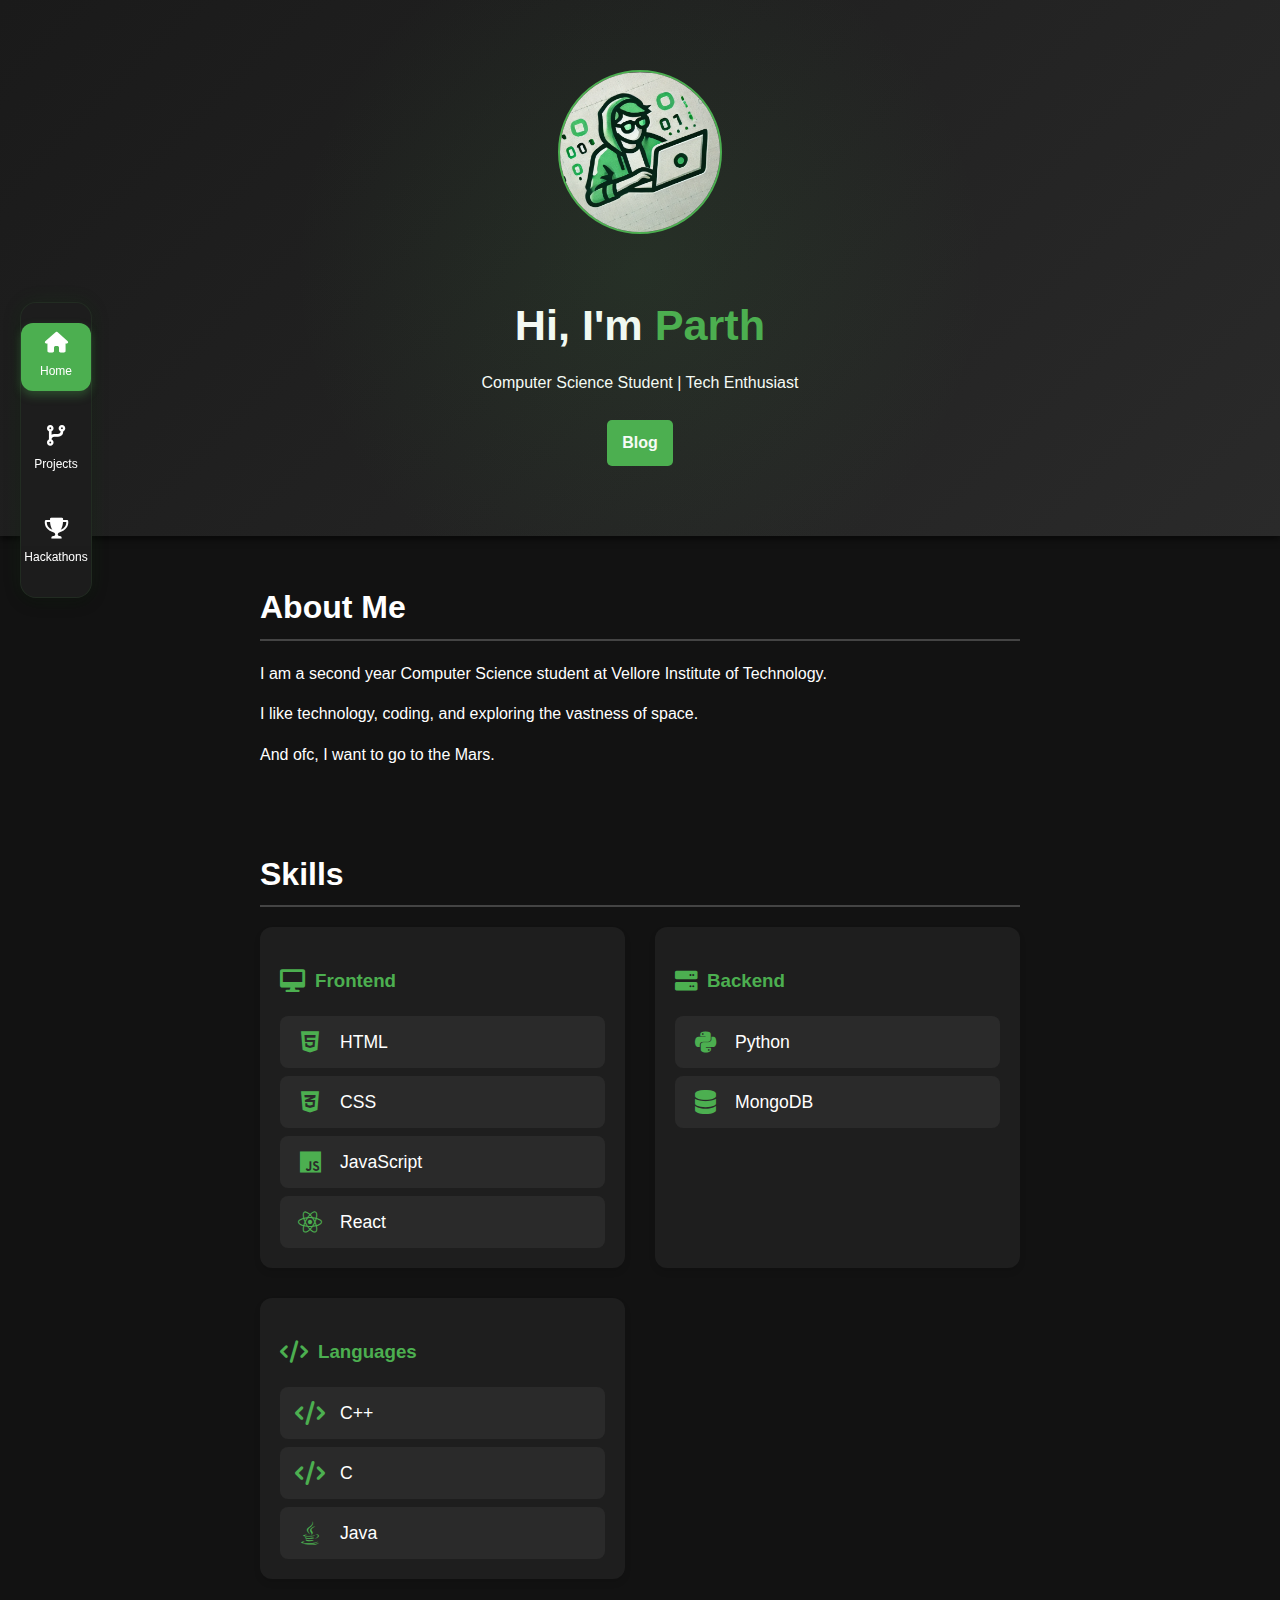
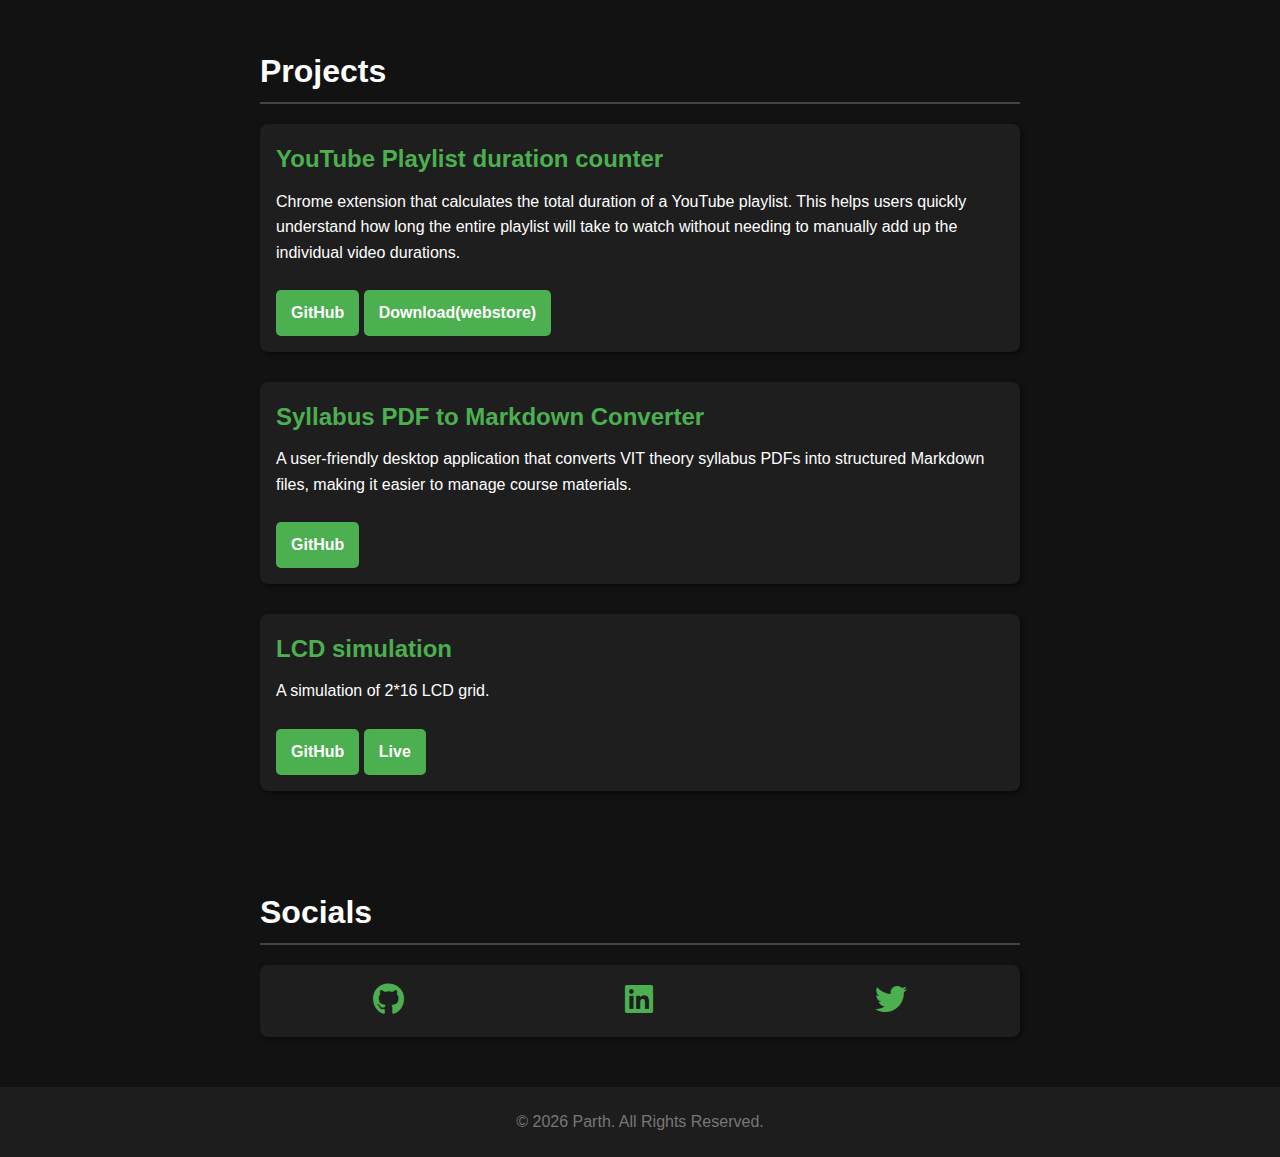
<file: index.html>
<!DOCTYPE html>
<html lang="en">
<head>
    <meta charset="UTF-8">
    <meta name="viewport" content="width=device-width, initial-scale=1.0">
    <title>Parth's Portfolio</title>
    <link rel="stylesheet" href="styles.css">
    <link rel="stylesheet" href="https://cdnjs.cloudflare.com/ajax/libs/font-awesome/6.0.0-beta3/css/all.min.css">
</head>
<body>
    <nav class="nav-links">
        <a href="index.html" class="active">
            <i class="fas fa-home"></i>
            Home
        </a>
        <a href="projects.html">
            <i class="fas fa-code-branch"></i>
            Projects
        </a>
        <a href="hackathons.html">
            <i class="fas fa-trophy"></i>
            Hackathons
        </a>
    </nav>

    <div class="main-content">
        <header id="home">
            <div class="container">
                <img src="profile.png" alt="Profile Picture" class="profile-img">
                <h1>Hi, I'm <span class="highlight">Parth</span></h1>
                <p>Computer Science Student | Tech Enthusiast</p>
                <a href="https://parthsidpara.github.io/" class="btn">Blog</a>
            </div>
        </header>

        <section id="about" class="container">
            <h2>About Me</h2>
            <p>I am a second year Computer Science student at Vellore Institute of Technology.</p>
            <p>I like technology, coding, and exploring the vastness of space.</p>
            <p>And ofc, I want to go to the Mars.</p>
        </section>

        <section id="skills" class="container">
            <h2>Skills</h2>
            <div class="skills-grid">
                <!-- Frontend Development -->
                <div class="skill-category">
                    <h3><i class="fas fa-desktop"></i> Frontend</h3>
                    <div class="skills-list">
                        <div class="skill-item">
                            <i class="fab fa-html5"></i>
                            <span class="skill-name">HTML</span>
                        </div>
                        <div class="skill-item">
                            <i class="fab fa-css3-alt"></i>
                            <span class="skill-name">CSS</span>
                        </div>
                        <div class="skill-item">
                            <i class="fab fa-js"></i>
                            <span class="skill-name">JavaScript</span>
                        </div>
                        <div class="skill-item">
                            <i class="fab fa-react"></i>
                            <span class="skill-name">React</span>
                        </div>
                    </div>
                </div>

                <!-- Backend Development -->
                <div class="skill-category">
                    <h3><i class="fas fa-server"></i> Backend</h3>
                    <div class="skills-list">
                        <div class="skill-item">
                            <i class="fab fa-python"></i>
                            <span class="skill-name">Python</span>
                        </div>
                        <div class="skill-item">
                            <i class="fas fa-database"></i>
                            <span class="skill-name">MongoDB</span>
                        </div>
                    </div>
                </div>

                <!-- Programming Languages -->
                <div class="skill-category">
                    <h3><i class="fas fa-code"></i> Languages</h3>
                    <div class="skills-list">
                        <div class="skill-item">
                            <i class="fas fa-code"></i>
                            <span class="skill-name">C++</span>
                        </div>
                        <div class="skill-item">
                            <i class="fas fa-code"></i>
                            <span class="skill-name">C</span>
                        </div>
                        <div class="skill-item">
                            <i class="fab fa-java"></i>
                            <span class="skill-name">Java</span>
                        </div>
                    </div>
                </div>
            </div>
        </section>

        <section id="projects" class="container">
            <h2>Projects</h2>
            <div class="project">
                <h3>YouTube Playlist duration counter</h3>
                <p>Chrome extension that calculates the total duration of a YouTube playlist. This helps users quickly understand how long the entire playlist will take to watch without needing to manually add up the individual video durations.</p>
                <a href="https://github.com/parthsidpara/yt-playlist-duration-counter" class="btn">GitHub</a>
                <a href="https://chromewebstore.google.com/detail/youtube-playlist-duration/fedfbbadjofeckdejipdhoogehgdnmil" class="btn">Download(webstore)</a>
            </div>
            <div class="project">
                <h3>Syllabus PDF to Markdown Converter</h3>
                <p>A user-friendly desktop application that converts VIT theory syllabus PDFs into structured Markdown files, making it easier to manage course materials.</p>
                <a href="https://github.com/parthsidpara/syllabus-markdown" class="btn">GitHub</a>
            </div>
            <div class="project">
                <h3>LCD simulation</h3>
                <p>A simulation of 2*16 LCD grid.</p>
                <a href="https://github.com/parthsidpara/lcd-simulation?tab=readme-ov-file" class="btn">GitHub</a>
                <a href="https://parthsidpara.github.io/lcd-simulation/" class="btn">Live</a>
            </div>
        </section>

        <section id="socials" class="container">
            <h2>Socials</h2>
            <div class="social-links">
                <a href="https://github.com/parthsidpara" class="social-icon"><i class="fab fa-github"></i></a>
                <a href="https://www.linkedin.com/in/parthsidpara/" class="social-icon"><i class="fab fa-linkedin"></i></a>
                <a href="https://x.com/ParthTw" class="social-icon"><i class="fab fa-twitter"></i></a>
            </div>
        </section>

        <footer>
            <p id="copyright"></p>
        </footer>
    </div>

    <script src="script.js"></script>
</body>
</html>
</file>
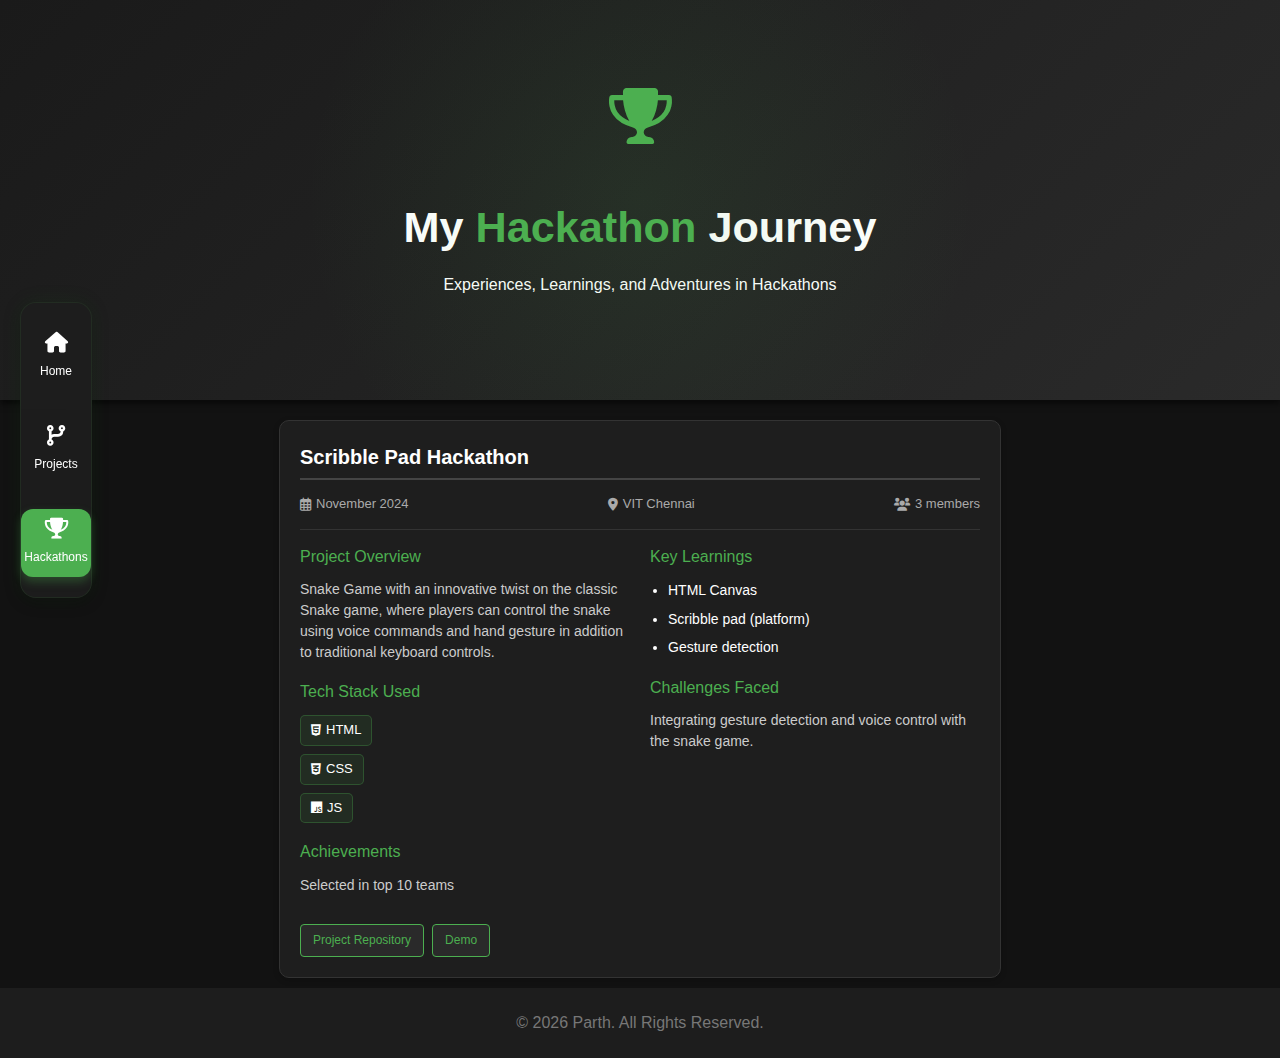
<file: hackathons.html>
<!DOCTYPE html>
<html lang="en">

<head>
    <meta charset="UTF-8">
    <meta name="viewport" content="width=device-width, initial-scale=1.0">
    <title>Hackathons - Parth's Portfolio</title>
    <link rel="stylesheet" href="styles.css">
    <link rel="stylesheet" href="https://cdnjs.cloudflare.com/ajax/libs/font-awesome/6.0.0-beta3/css/all.min.css">
</head>

<body>
    <nav class="nav-links">
        <a href="index.html">
            <i class="fas fa-home"></i>
            Home
        </a>
        <a href="projects.html">
            <i class="fas fa-code-branch"></i>
            Projects
        </a>
        <a href="hackathons.html" class="active">
            <i class="fas fa-trophy"></i>
            Hackathons
        </a>
    </nav>

    <div class="main-content">
        <header>
            <div class="container">
                <div class="header-icon">
                    <i class="fas fa-trophy highlight" style="font-size: 3.5rem; margin-bottom: 20px;"></i>
                </div>
                <h1>My <span class="highlight">Hackathon</span> Journey</h1>
                <p>Experiences, Learnings, and Adventures in Hackathons</p>
            </div>
        </header>

        <section id="hackathons" class="container">
            <!-- Hackathon -->
            <article class="hackathon-entry">
                <h2>Scribble Pad Hackathon</h2>
                <div class="hackathon-meta">
                    <span><i class="far fa-calendar-alt"></i> November 2024</span>
                    <span><i class="fas fa-map-marker-alt"></i> VIT Chennai</span>
                    <span><i class="fas fa-users"></i> 3 members</span>
                </div>

                <div class="two-column">
                    <div class="left-column">
                        <div class="section">
                            <h3>Project Overview</h3>
                            <p>Snake Game with an innovative twist on the classic Snake game, where players can control the snake using voice commands and hand gesture in addition to traditional keyboard controls.</p>
                        </div>

                        <div class="section">
                            <h3>Tech Stack Used</h3>
                            <ul class="skills-list">
                                <li><i class="fab fa-html5"></i> HTML</li>
                                <li><i class="fab fa-css3-alt"></i> CSS</li>
                                <li><i class="fab fa-js"></i> JS</li>
                            </ul>
                        </div>

                        <div class="section">
                            <h3>Achievements</h3>
                            <p>Selected in top 10 teams</p>
                        </div>
                    </div>

                    <div class="right-column">
                        <div class="section">
                            <h3>Key Learnings</h3>
                            <ul class="bullet-list">
                                <li>HTML Canvas</li>
                                <li>Scribble pad (platform)</li>
                                <li>Gesture detection </li>
                            </ul>
                        </div>

                        <div class="section">
                            <h3>Challenges Faced</h3>
                            <p>Integrating gesture detection and voice control with the snake game.</p>
                        </div>
                    </div>
                </div>

                <div class="project-links">
                    <a href="https://github.com/parthsidpara/scribbler-hackathon-project" class="btn-h">Project Repository</a>
                    <a href="https://parthsidpara.github.io/scribbler-hackathon-project/" class="btn-h">Demo</a>
                </div>
            </article>


            
        </section>

        <footer>
            <p id="copyright"></p>
        </footer>
    </div>

    <script src="script.js"></script>
</body>

</html>
</file>
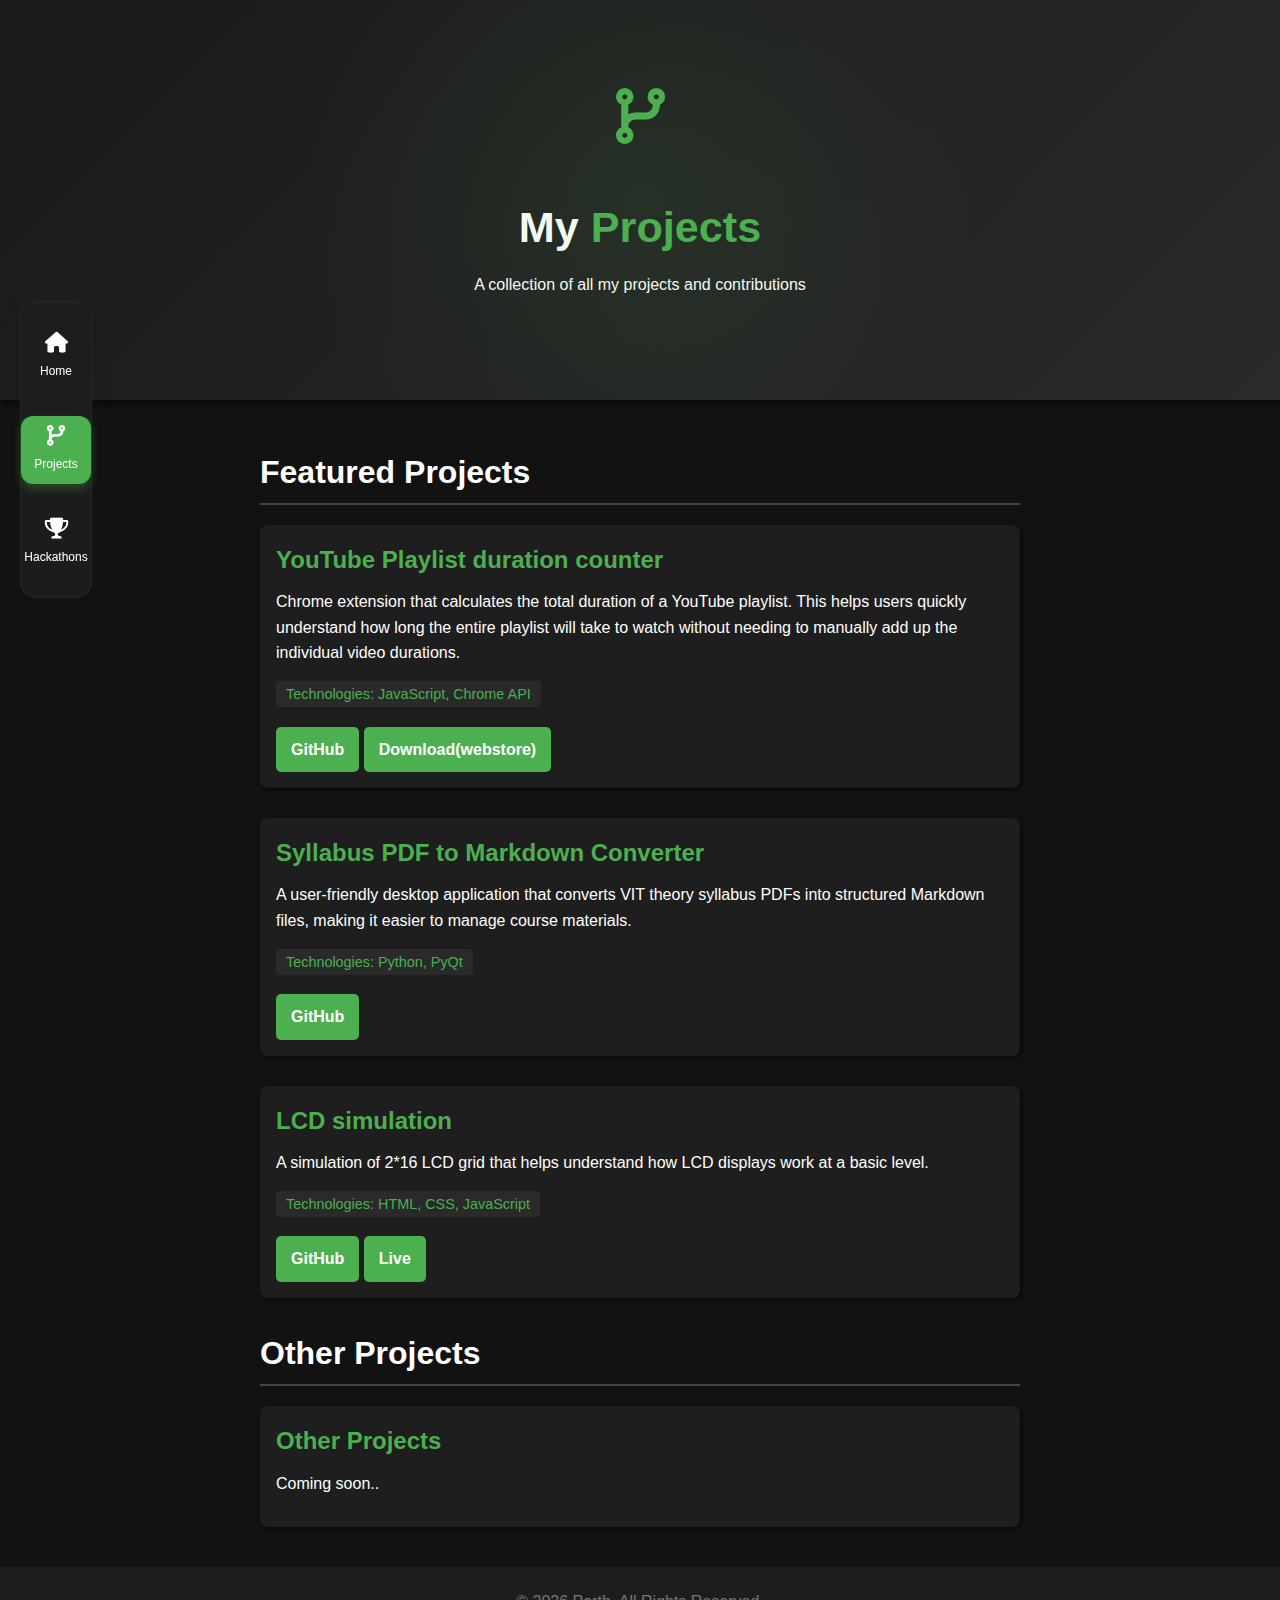
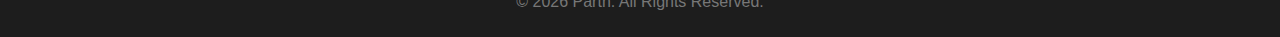
<file: projects.html>
<!DOCTYPE html>
<html lang="en">
<head>
    <meta charset="UTF-8">
    <meta name="viewport" content="width=device-width, initial-scale=1.0">
    <title>Projects - Parth's Portfolio</title>
    <link rel="stylesheet" href="styles.css">
    <link rel="stylesheet" href="https://cdnjs.cloudflare.com/ajax/libs/font-awesome/6.0.0-beta3/css/all.min.css">
</head>
<body>
    <nav class="nav-links">
        <a href="index.html">
            <i class="fas fa-home"></i>
            Home
        </a>
        <a href="projects.html" class="active">
            <i class="fas fa-code-branch"></i>
            Projects
        </a>
        <a href="hackathons.html">
            <i class="fas fa-trophy"></i>
            Hackathons
        </a>
    </nav>

    <div class="main-content">
        <header>
            <div class="container">
                <div class="header-icon">
                    <i class="fas fa-code-branch highlight" style="font-size: 3.5rem; margin-bottom: 20px;"></i>
                </div>
                <h1>My <span class="highlight">Projects</span></h1>
                <p>A collection of all my projects and contributions</p>
            </div>
        </header>

        <section id="all-projects" class="container">
            <h2>Featured Projects</h2>
            <div class="project">
                <h3>YouTube Playlist duration counter</h3>
                <p>Chrome extension that calculates the total duration of a YouTube playlist. This helps users quickly understand how long the entire playlist will take to watch without needing to manually add up the individual video durations.</p>
                <div class="project-tech">
                    <span>Technologies: JavaScript, Chrome API</span>
                </div>
                <a href="https://github.com/parthsidpara/yt-playlist-duration-counter" class="btn">GitHub</a>
                <a href="https://chromewebstore.google.com/detail/youtube-playlist-duration/fedfbbadjofeckdejipdhoogehgdnmil" class="btn">Download(webstore)</a>
            </div>

            <div class="project">
                <h3>Syllabus PDF to Markdown Converter</h3>
                <p>A user-friendly desktop application that converts VIT theory syllabus PDFs into structured Markdown files, making it easier to manage course materials.</p>
                <div class="project-tech">
                    <span>Technologies: Python, PyQt</span>
                </div>
                <a href="https://github.com/parthsidpara/syllabus-markdown" class="btn">GitHub</a>
            </div>

            <div class="project">
                <h3>LCD simulation</h3>
                <p>A simulation of 2*16 LCD grid that helps understand how LCD displays work at a basic level.</p>
                <div class="project-tech">
                    <span>Technologies: HTML, CSS, JavaScript</span>
                </div>
                <a href="https://github.com/parthsidpara/lcd-simulation?tab=readme-ov-file" class="btn">GitHub</a>
                <a href="https://parthsidpara.github.io/lcd-simulation/" class="btn">Live</a>
            </div>

            <h2>Other Projects</h2>
            <!-- More projects -->
            <div class="project">
                <h3>Other Projects</h3>
                <p>Coming soon..</p>
            </div>
        </section>

        <footer>
            <p id="copyright"></p>
        </footer>
    </div>

    <script src="script.js"></script>
</body>
</html>
</file>
<file: styles.css>
/* General Styles */
body {
    font-family: 'Arial', sans-serif;
    margin: 0;
    padding: 0;
    background-color: #121212;
    color: #ffffff;
    line-height: 1.6;
    min-height: 100vh;
    overflow-x: hidden;
}

h1,
h2,
h3 {
    font-family: 'Verdana', sans-serif;
    margin-bottom: 10px;
}

h1 {
    font-size: 2.7rem;
}

h2 {
    font-size: 2rem;
    border-bottom: 2px solid #444;
    padding-bottom: 5px;
    margin-bottom: 20px;
}

p {
    margin: 0 0 15px;
}

/* Layout */
.main-content {
    width: 100%;
    min-height: 100vh;
    position: relative;
    padding-bottom: 60px;
}

/* Container */
.container {
    max-width: 800px;
    margin: 0 auto;
    padding: 20px;
    width: 100%;
    box-sizing: border-box;
}

/* Header */
header {
    text-align: center;
    min-height: 300px;
    padding: 50px 20px;
    background: linear-gradient(135deg, #1a1a1a 0%, #2a2a2a 100%);
    box-shadow: 0 4px 6px rgba(0, 0, 0, 0.5);
    display: flex;
    align-items: center;
    justify-content: center;
    position: relative;
    overflow: hidden;
}

header::before {
    content: '';
    position: absolute;
    top: 0;
    left: 0;
    right: 0;
    bottom: 0;
    background: radial-gradient(circle at 50% 50%, rgba(76, 175, 80, 0.1) 0%, transparent 50%);
    pointer-events: none;
}

header .container {
    width: 100%;
}

header .profile-img {
    width: 160px;
    height: 160px;
    border-radius: 50%;
    border: 2px solid #4caf50;
    transition: transform 0.3s ease, border-color 0.3s ease, box-shadow 0.3s ease;
    margin-bottom: 20px;
}

header .profile-img:hover {
    transform: scale(1.1);
    border-color: #45a049;
    box-shadow: 0 6px 15px rgba(72, 239, 128, 0.3);
}

.highlight {
    color: #4caf50;
}

/* Skills Section */
.skills-grid {
    display: grid;
    grid-template-columns: repeat(auto-fit, minmax(250px, 1fr));
    gap: 30px;
    margin-top: 20px;
}

.skill-category {
    background: #1e1e1e;
    border-radius: 12px;
    padding: 20px;
    box-shadow: 0 4px 6px rgba(0, 0, 0, 0.1);
    transition: transform 0.3s ease;
}

.skill-category:hover {
    transform: translateY(-5px);
}

.skill-category h3 {
    color: #4caf50;
    margin-bottom: 20px;
    display: flex;
    align-items: center;
    gap: 10px;
}

.skill-category h3 i {
    font-size: 1.2em;
}

.skills-list {
    display: flex;
    flex-direction: column;
    gap: 15px;
}

.skill-item {
    display: flex;
    align-items: center;
    gap: 15px;
    padding: 12px 15px;
    background: #2a2a2a;
    border-radius: 8px;
    transition: all 0.3s ease;
}

.skill-item:hover {
    background: #333;
    transform: translateX(5px);
    box-shadow: 0 2px 8px rgba(76, 175, 80, 0.2);
}

.skill-item i {
    font-size: 1.5em;
    color: #4caf50;
    width: 30px;
    text-align: center;
}

.skill-name {
    font-weight: 500;
    font-size: 1.1em;
}

/* Projects */
.project {
    margin-bottom: 30px;
    padding: 15px;
    background: #1e1e1e;
    border-radius: 8px;
    box-shadow: 2px 2px 5px rgba(0, 0, 0, 0.5);
    transition: transform 0.3s, box-shadow 0.3s;
    border: 1px solid transparent;
}

.project:hover {
    transform: translateY(-5px);
    box-shadow: 0 5px 15px rgba(76, 175, 80, 0.2);
    border-color: #4caf50;
}

.project h3 {
    margin-top: 0;
    font-size: 1.5rem;
    color: #4caf50;
}

.btn {
    display: inline-block;
    text-decoration: none;
    font-weight: 600;
    background: #4caf50;
    color: #fff;
    padding: 10px 15px;
    margin-top: 10px;
    border-radius: 5px;
    transition: background 0.3s;
}

.btn:hover {
    background: #2e7d32;
}

/* Socials */
.social-links {
    display: flex;
    justify-content: space-around;
    flex-wrap: wrap;
    gap: 15px;
    margin-top: 20px;
    margin-bottom: 40px;
    padding: 10px;
    background: #1e1e1e;
    border-radius: 8px;
    box-shadow: 2px 2px 5px rgba(0, 0, 0, 0.5);
}

.social-icon {
    font-size: 2rem;
    color: #4caf50;
    transition: color 0.3s;
}

.social-icon:hover {
    color: #45a049;
}

/* Footer */
footer {
    position: absolute;
    bottom: 0;
    left: 0;
    width: 100%;
    text-align: center;
    padding: 15px;
    background: #1d1d1d;
    color: #777;
    box-sizing: border-box;
    display: flex;
    align-items: center;
    justify-content: center;
    height: 70px;
}

#copyright {
    margin: 0;
}


/* Project Tech Tags */
.project-tech {
    margin: 10px 0;
}

.project-tech span {
    background: #2a2a2a;
    padding: 5px 10px;
    border-radius: 4px;
    font-size: 0.9rem;
    color: #4caf50;
}

/* Hackathon Card - Slightly Larger but Still Optimized */
.hackathon-entry {
    background: #1e1e1e;
    border-radius: 10px;
    padding: 20px;
    margin: 0 auto;
    max-width: 680px;
    border: 1px solid #333;
    box-shadow: 0 2px 6px rgba(0, 0, 0, 0.2);
    transition: transform 0.3s, box-shadow 0.3s;
}

.hackathon-entry:hover {
    transform: translateY(-3px);
    box-shadow: 0 5px 15px rgba(76, 175, 80, 0.3);
}

.hackathon-entry h2 {
    font-size: 20px;
    margin: 0 0 14px 0;
    color: #fff;
}


/* Meta Info - Slightly Larger */
.hackathon-meta {
    display: flex;
    justify-content: space-between;
    font-size: 13px;
    color: #aaa;
    padding-bottom: 14px;
    border-bottom: 1px solid #333;
    margin-bottom: 14px;
}

.hackathon-meta span {
    display: flex;
    align-items: center;
    gap: 5px;
}

.two-column {
    display: grid;
    grid-template-columns: 1fr 1fr;
    gap: 20px;
}

.section {
    margin-bottom: 16px;
}

.section h3 {
    font-size: 16px;
    margin: 0 0 10px 0;
    color: #4caf50;
    font-weight: 500;
}

.section p {
    font-size: 14px;
    line-height: 1.5;
    margin: 0 0 10px 0;
    color: #ccc;
}

/* Tech Stack Pills - Slightly Larger */
.skills-list {
    display: flex;
    flex-wrap: wrap;
    gap: 8px;
    margin: 0;
    padding: 0;
    list-style: none;
}

.skills-list li {
    background: rgba(76, 175, 80, 0.1);
    border: 1px solid rgba(76, 175, 80, 0.3);
    padding: 4px 10px;
    border-radius: 5px;
    font-size: 13px;
    display: inline-flex;
    align-items: center;
    gap: 5px;
    width: auto;
    max-width: fit-content;
}

/* Bullet Lists - Slightly Larger */
ul.bullet-list {
    margin: 0 0 0 18px;
    padding: 0;
    font-size: 14px;
    list-style-type: disc;
}

ul.bullet-list li {
    margin-bottom: 6px;
}

/* Project Links */
.project-links {
    display: flex;
    gap: 8px;
    margin-top: 12px;
}

.btn-h {
    background: #2a2a2a;
    color: #4caf50;
    border: 1px solid #4caf50;
    padding: 6px 12px;
    border-radius: 4px;
    font-size: 12px;
    text-decoration: none;
    transition: all 0.2s;
}

.btn-h:hover {
    background: #4caf50;
    color: #fff;
}


/* Legacy Support for Old HTML Structure */
.hackathon-content {
    margin-top: 15px;
}

.hackathon-content h3 {
    color: #4caf50;
    margin-top: 15px;
    font-size: 14px;
    font-weight: 500;
}

.hackathon-content ul {
    list-style-type: disc;
    margin-left: 16px;
    margin-bottom: 12px;
    font-size: 13px;
}

.hackathon-content p {
    font-size: 13px;
    line-height: 1.4;
    color: #ccc;
    margin-bottom: 8px;
}

.hackathon-content .project-links {
    display: flex;
    gap: 8px;
    margin-top: 12px;
}

/* Navigation */
.nav-links {
    position: fixed;
    left: 20px;
    top: 50%;
    transform: translateY(-50%);
    height: auto;
    width: 70px;
    background: rgba(30, 30, 30, 0.95);
    display: flex;
    flex-direction: column;
    align-items: center;
    padding: 20px 0;
    gap: 25px;
    border-radius: 16px;
    box-shadow: 0 4px 15px rgba(0, 0, 0, 0.3),
        0 0 20px rgba(76, 175, 80, 0.1);
    z-index: 1000;
    /* Increased z-index to ensure it's above everything */
    border: 1px solid rgba(76, 175, 80, 0.1);
    backdrop-filter: blur(10px);
}

.nav-links a {
    color: #fff;
    text-decoration: none;
    padding: 10px;
    border-radius: 12px;
    transition: all 0.3s ease;
    display: flex;
    flex-direction: column;
    align-items: center;
    gap: 5px;
    width: 50px;
    text-align: center;
    font-size: 0.75rem;
}

.nav-links a i {
    font-size: 1.3rem;
    margin-bottom: 3px;
}

.nav-links a:hover {
    background-color: #2a2a2a;
    transform: translateY(-2px);
    color: #4caf50;
}

.nav-links a.active {
    background-color: #4caf50;
    color: white;
    box-shadow: 0 4px 10px rgba(76, 175, 80, 0.3);
}

.nav-links a.active:hover {
    background-color: #45a049;
    transform: translateY(-2px);
}

/* Animations and Transitions */
@keyframes fadeIn {
    from {
        opacity: 0;
        transform: translateY(20px);
    }

    to {
        opacity: 1;
        transform: translateY(0);
    }
}

.container section,
.project,
.hackathon-entry {
    animation: fadeIn 0.6s ease-out;
}

/* Scroll to top button */
.scroll-top {
    position: fixed;
    bottom: 20px;
    right: 20px;
    background: #4caf50;
    color: white;
    width: 40px;
    height: 40px;
    border-radius: 50%;
    display: flex;
    align-items: center;
    justify-content: center;
    text-decoration: none;
    opacity: 0;
    transition: opacity 0.3s, transform 0.3s;
    box-shadow: 0 2px 5px rgba(0, 0, 0, 0.3);
    z-index: 1000;
}

.scroll-top.visible {
    opacity: 1;
    cursor: pointer;
}

.scroll-top:hover {
    transform: translateY(-3px);
    background: #45a049;
}

/* Loading animation */
.loading {
    display: none;
    position: fixed;
    top: 0;
    left: 0;
    width: 100%;
    height: 100%;
    background: rgba(18, 18, 18, 0.9);
    z-index: 9999;
    justify-content: center;
    align-items: center;
}

.loading.visible {
    display: flex;
}

.loading-spinner {
    width: 50px;
    height: 50px;
    border: 3px solid #4caf50;
    border-top: 3px solid transparent;
    border-radius: 50%;
    animation: spin 1s linear infinite;
}

@keyframes spin {
    0% {
        transform: rotate(0deg);
    }

    100% {
        transform: rotate(360deg);
    }
}

/* Responsive improvements */
@media (max-width: 768px) {
    .nav-links {
        position: fixed;
        left: 50%;
        bottom: 20px;
        top: auto;
        transform: translateX(-50%);
        width: 75%;
        /* Reduced width to make it thinner */
        height: 60px;
        /* Slightly reduced height */
        flex-direction: row;
        padding: 8px;
        gap: 0;
        border-radius: 12px;
        justify-content: space-between;
    }

    .nav-links a {
        flex: 1;
        text-align: center;
        padding: 10px 0;
        font-size: 0.8rem;
        display: flex;
        flex-direction: column;
        align-items: center;
        justify-content: center;
    }

    .nav-links a i {
        font-size: 1.1rem;
    }
}
</file>
